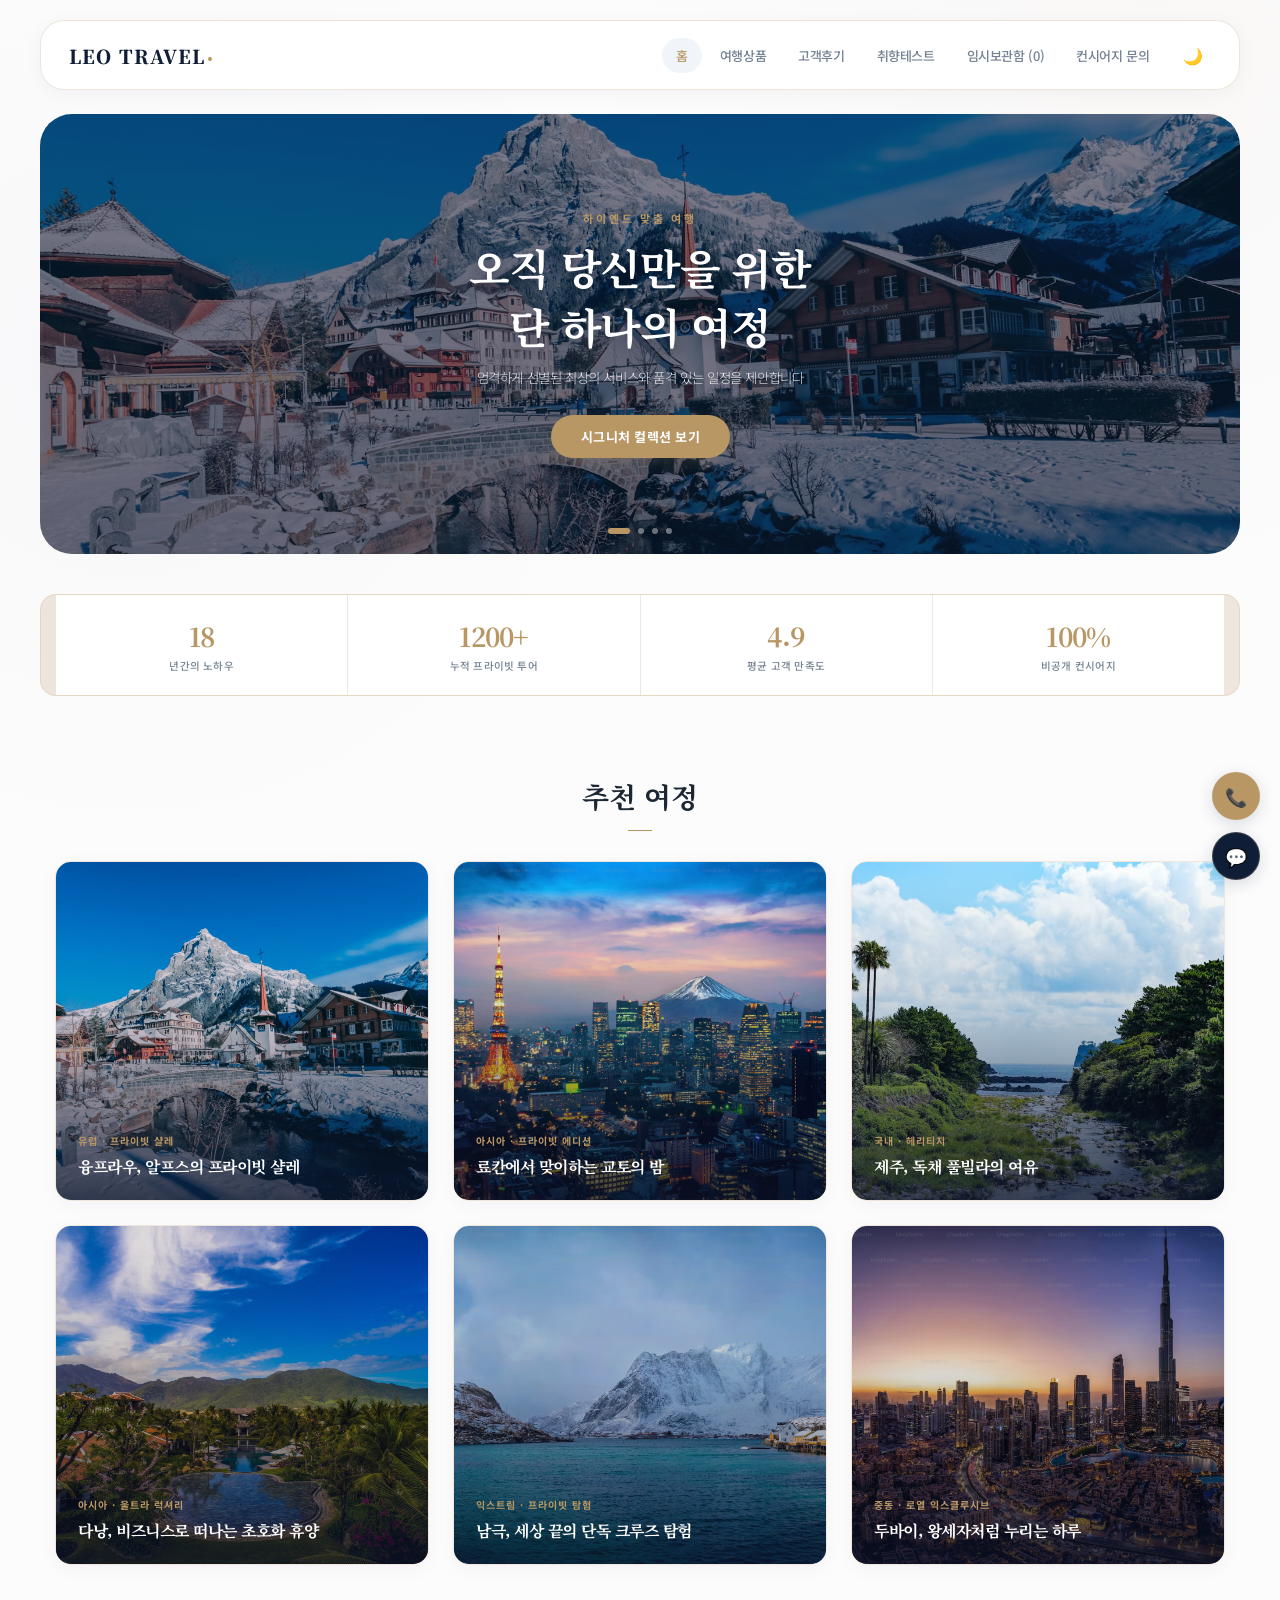
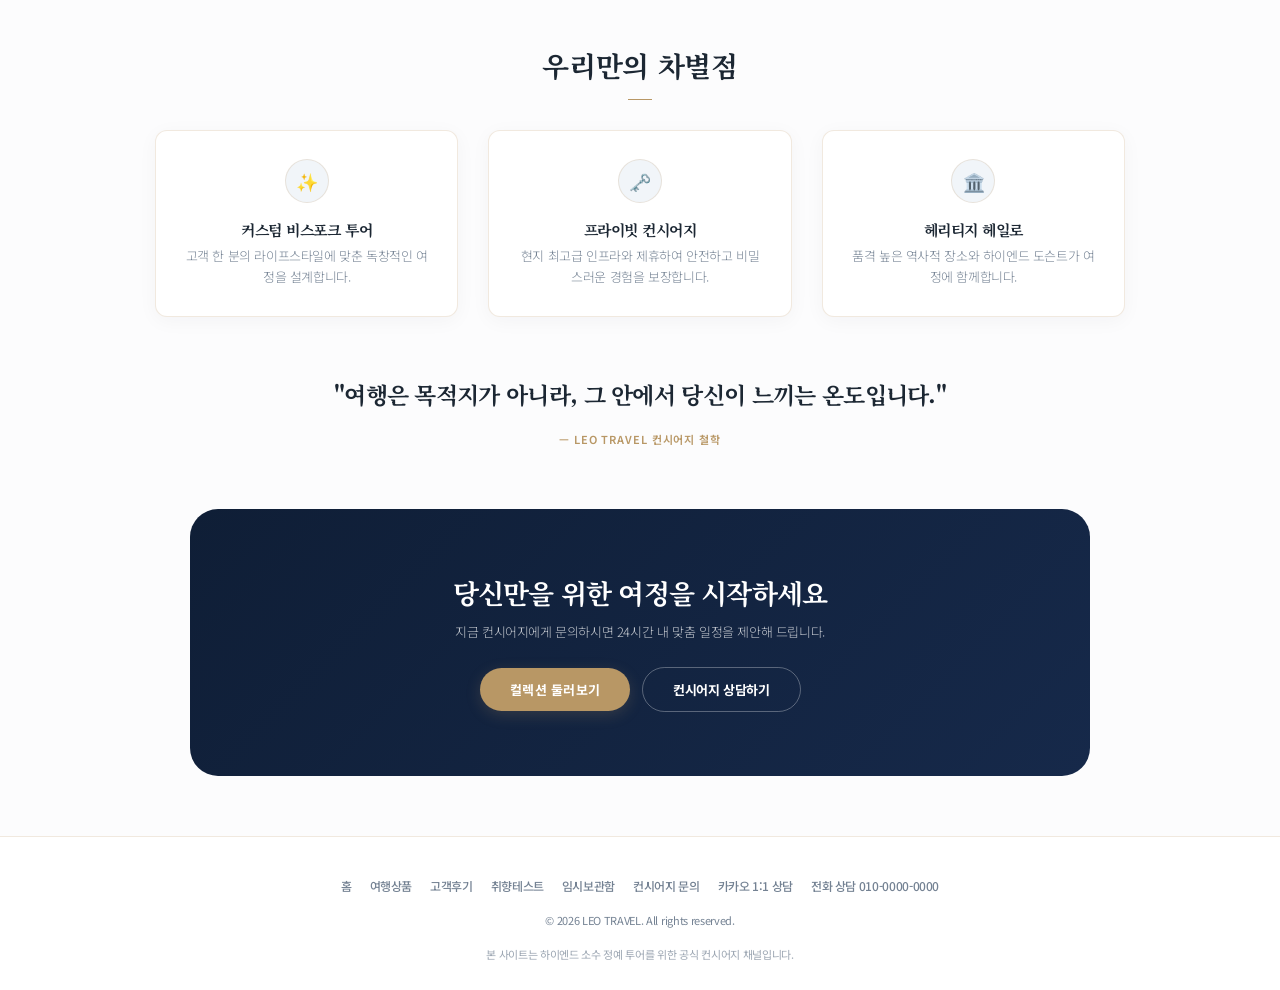
<file: index.html>
<!DOCTYPE html>
<html lang="ko">
<head>
    <meta charset="UTF-8">
    <meta name="viewport" content="width=device-width, initial-scale=1.0">
    <title>LEO TRAVEL | 하이엔드 맞춤 여행</title>
    <meta name="description" content="LEO TRAVEL은 소수의 고객만을 위한 비스포크 프라이빗 여행을 설계하는 하이엔드 컨시어지 서비스입니다.">
    <meta property="og:title" content="LEO TRAVEL | 하이엔드 맞춤 여행">
    <meta property="og:description" content="오직 당신만을 위한 단 하나의 여정, LEO TRAVEL 프라이빗 컨시어지.">
    <meta property="og:type" content="website">
    <meta property="og:image" content="images/europe.avif">
    <link rel="icon" href="data:image/svg+xml,<svg xmlns=%22http://www.w3.org/2000/svg%22 viewBox=%220 0 100 100%22><circle cx=%2250%22 cy=%2250%22 r=%2246%22 fill=%22%230f1e36%22/><text x=%2250%22 y=%2262%22 font-size=%2250%22 fill=%22%23b89765%22 text-anchor=%22middle%22 font-family=%22serif%22>L</text></svg>">
    <link rel="stylesheet" href="style.css">
    <link rel="preconnect" href="https://fonts.googleapis.com">
    <link rel="preconnect" href="https://fonts.gstatic.com" crossorigin>
    <!-- 본문용 Noto Sans KR + 타이틀용 Noto Serif KR 동시 로드 -->
    <link href="https://fonts.googleapis.com/css2?family=Noto+Sans+KR:wght@300;400;500;700;900&family=Noto+Serif+KR:wght@500;700;900&display=swap" rel="stylesheet">
</head>
<body>

<div class="scroll-progress" id="scroll-progress"></div>

<nav class="navbar">
    <a href="index.html" class="logo">LEO TRAVEL</a>
    <ul class="nav-links" id="nav-links">
        <li><a href="index.html" class="active" aria-current="page">홈</a></li>
        <li><a href="products.html">여행상품</a></li>
        <li><a href="reviews.html">고객후기</a></li>
        <li><a href="quiz.html">취향테스트</a></li>
        <li class="wish-trigger" onclick="toggleWishlistDrawer()">임시보관함 (<span id="wish-count">0</span>)</li>
        <li><a href="contact.html">컨시어지 문의</a></li>
    </ul>
    <button id="theme-toggle" class="theme-toggle-btn" aria-label="다크 모드 토글">🌙</button>
    <button id="hamburger-btn" class="hamburger-btn" aria-label="메뉴 열기" aria-expanded="false">
        <span></span><span></span><span></span>
    </button>
</nav>
<div id="nav-menu-overlay" class="nav-menu-overlay"></div>


<section class="hero">
    <div class="hero-slide active" style="background-image: linear-gradient(rgba(10, 17, 40, 0.5), rgba(10, 17, 40, 0.6)), url('images/swiss.avif');"></div>
    <div class="hero-slide" style="background-image: linear-gradient(rgba(10, 17, 40, 0.5), rgba(10, 17, 40, 0.6)), url('images/japan.avif');"></div>
    <div class="hero-slide" style="background-image: linear-gradient(rgba(10, 17, 40, 0.5), rgba(10, 17, 40, 0.6)), url('images/europe.avif');"></div>
    <div class="hero-slide" style="background-image: linear-gradient(rgba(10, 17, 40, 0.5), rgba(10, 17, 40, 0.6)), url('images/jeju.avif');"></div>

    <div class="hero-overlay">
        <span class="hero-sub">하이엔드 맞춤 여행</span>
        <h1>오직 당신만을 위한<br>단 하나의 여정</h1>
        <p>엄격하게 선별된 최상의 서비스와 품격 있는 일정을 제안합니다</p>
        <a class="hero-btn magnetic" href="products.html">시그니처 컬렉션 보기</a>
    </div>

    <div class="hero-dots" id="hero-dots">
        <button class="hero-dot active" data-index="0" aria-label="1번 이미지"></button>
        <button class="hero-dot" data-index="1" aria-label="2번 이미지"></button>
        <button class="hero-dot" data-index="2" aria-label="3번 이미지"></button>
        <button class="hero-dot" data-index="3" aria-label="4번 이미지"></button>
    </div>
</section>

<!-- 신뢰 지표 -->
<div class="trust-bar" id="trust-bar">
    <div class="trust-item">
        <span class="trust-num" data-target="18">0</span>
        <span class="trust-label">년간의 노하우</span>
    </div>
    <div class="trust-item">
        <span class="trust-num" data-target="1200" data-suffix="+">0</span>
        <span class="trust-label">누적 프라이빗 투어</span>
    </div>
    <div class="trust-item">
        <span class="trust-num" data-target="4.9" data-decimal="1">0</span>
        <span class="trust-label">평균 고객 만족도</span>
    </div>
    <div class="trust-item">
        <span class="trust-num" data-target="100" data-suffix="%">0</span>
        <span class="trust-label">비공개 컨시어지</span>
    </div>
</div>

<h3 class="serif-title reveal shimmer-text">추천 여정</h3>
<div class="featured-grid fade-in">
    <a class="featured-tile" href="products.html">
        <img src="images/swiss.avif" alt="스위스 융프라우 샬레" loading="lazy" decoding="async">
        <div class="featured-tile-overlay">
            <span class="featured-tile-tag">유럽 · 프라이빗 샬레</span>
            <h4>융프라우, 알프스의 프라이빗 샬레</h4>
        </div>
    </a>
    <a class="featured-tile" href="products.html">
        <img src="images/japan.avif" alt="일본 프라이빗 에디션" loading="lazy" decoding="async">
        <div class="featured-tile-overlay">
            <span class="featured-tile-tag">아시아 · 프라이빗 에디션</span>
            <h4>료칸에서 맞이하는 교토의 밤</h4>
        </div>
    </a>
    <a class="featured-tile" href="products.html">
        <img src="images/jeju.avif" alt="제주 헤리티지 이스케이프" loading="lazy" decoding="async">
        <div class="featured-tile-overlay">
            <span class="featured-tile-tag">국내 · 헤리티지</span>
            <h4>제주, 독채 풀빌라의 여유</h4>
        </div>
    </a>
    <a class="featured-tile" href="products.html">
        <img src="images/vietnam.avif" alt="베트남 울트라 럭셔리 에디션" loading="lazy" decoding="async">
        <div class="featured-tile-overlay">
            <span class="featured-tile-tag">아시아 · 울트라 럭셔리</span>
            <h4>다낭, 비즈니스로 떠나는 초호화 휴양</h4>
        </div>
    </a>
    <a class="featured-tile" href="products.html">
        <img src="images/antarctica.avif" alt="남극 얼티밋 오지 탐험" loading="lazy" decoding="async">
        <div class="featured-tile-overlay">
            <span class="featured-tile-tag">익스트림 · 프라이빗 탐험</span>
            <h4>남극, 세상 끝의 단독 크루즈 탐험</h4>
        </div>
    </a>
    <a class="featured-tile" href="products.html">
        <img src="images/dubai.avif" alt="두바이 로열 프라이빗 에디션" loading="lazy" decoding="async">
        <div class="featured-tile-overlay">
            <span class="featured-tile-tag">중동 · 로열 익스클루시브</span>
            <h4>두바이, 왕세자처럼 누리는 하루</h4>
        </div>
    </a>
</div>

<h3 class="serif-title reveal shimmer-text">우리만의 차별점</h3>
<div class="features fade-in">
    <div class="feature">
        <div class="feature-icon">✨</div>
        <h4>커스텀 비스포크 투어</h4>
        <p>고객 한 분의 라이프스타일에 맞춘 독창적인 여정을 설계합니다.</p>
    </div>
    <div class="feature">
        <div class="feature-icon">🗝️</div>
        <h4>프라이빗 컨시어지</h4>
        <p>현지 최고급 인프라와 제휴하여 안전하고 비밀스러운 경험을 보장합니다.</p>
    </div>
    <div class="feature">
        <div class="feature-icon">🏛️</div>
        <h4>헤리티지 헤일로</h4>
        <p>품격 높은 역사적 장소와 하이엔드 도슨트가 여정에 함께합니다.</p>
    </div>
</div>

<div class="brand-statement fade-in">
    <p>"여행은 목적지가 아니라, 그 안에서 당신이 느끼는 온도입니다."</p>
    <span>— LEO TRAVEL 컨시어지 철학</span>
</div>

<div class="home-cta fade-in">
    <h3>당신만을 위한 여정을 시작하세요</h3>
    <p>지금 컨시어지에게 문의하시면 24시간 내 맞춤 일정을 제안해 드립니다.</p>
    <div class="home-cta-actions">
        <a href="products.html" class="hero-btn magnetic">컬렉션 둘러보기</a>
        <a href="contact.html" class="home-cta-secondary magnetic">컨시어지 상담하기</a>
    </div>
</div>

<!-- 찜하기 서랍장 -->
<div id="wishlist-drawer" class="wishlist-drawer">
    <div class="drawer-header">
        <h4>시그니처 관심 상품</h4>
        <button class="close-drawer-btn" onclick="toggleWishlistDrawer()">✕</button>
    </div>
    <div id="wishlist-items-container" class="drawer-content">
        <p class="empty-msg">보관된 여정이 없습니다.</p>
    </div>
</div>
<div id="drawer-overlay" class="drawer-overlay" onclick="toggleWishlistDrawer()"></div>

<footer class="footer">
    <div class="footer-links">
        <a href="index.html">홈</a>
        <a href="products.html">여행상품</a>
        <a href="reviews.html">고객후기</a>
        <a href="quiz.html">취향테스트</a>
        <a onclick="toggleWishlistDrawer()">임시보관함</a>
        <a href="contact.html">컨시어지 문의</a>
        <a href="https://open.kakao.com/o/sV2ts7Di" target="_blank">카카오 1:1 상담</a>
        <!-- TODO: 010-0000-0000 을 실제 연락처로 교체하세요 -->
        <a href="tel:01000000000">전화 상담 010-0000-0000</a>
    </div>
    <p>© 2026 LEO TRAVEL. All rights reserved.</p>
    <p class="footer-bottom">본 사이트는 하이엔드 소수 정예 투어를 위한 공식 컨시어지 채널입니다.</p>
</footer>

<button id="scroll-top-btn" class="scroll-top-btn" aria-label="맨 위로 이동">↑</button>
<div id="toast-container" class="toast-container"></div>

<div class="floating-actions">
    <!-- TODO: 010-0000-0000 을 실제 연락처로 교체하세요 -->
    <a href="tel:01000000000" class="floating-call" aria-label="전화 상담">📞</a>
    <a href="https://open.kakao.com/o/sV2ts7Di" class="floating-kakao" target="_blank" aria-label="1:1 컨시어지 상담">💬</a>
</div>

<script src="script.js"></script>
</body>
</html>
</file>
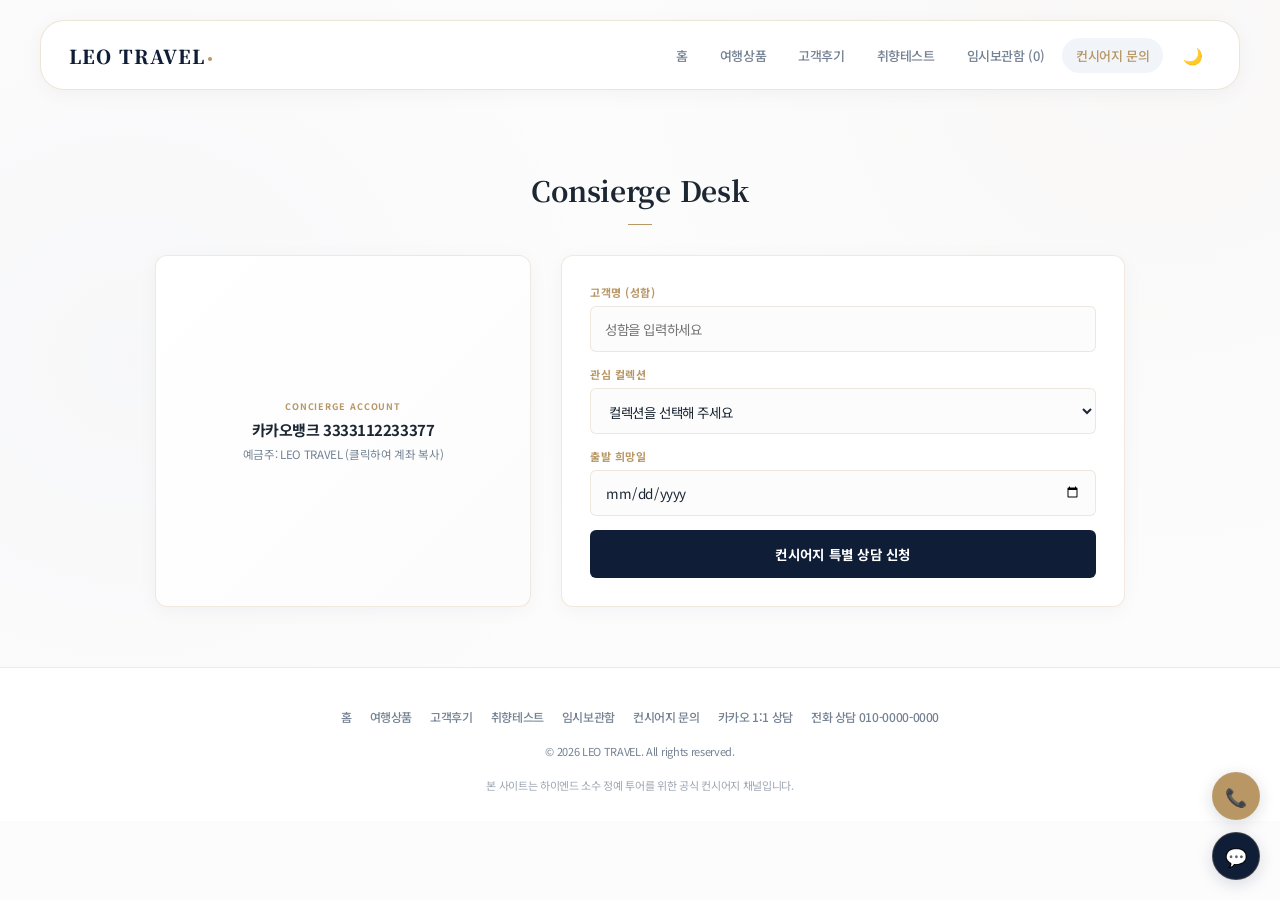
<file: contact.html>
<!DOCTYPE html>
<html lang="ko">
<head>
    <meta charset="UTF-8">
    <meta name="viewport" content="width=device-width, initial-scale=1.0">
    <title>컨시어지 문의 | LEO TRAVEL</title>
    <meta name="description" content="LEO TRAVEL은 소수의 고객만을 위한 비스포크 프라이빗 여행을 설계하는 하이엔드 컨시어지 서비스입니다.">
    <meta property="og:title" content="LEO TRAVEL | 하이엔드 맞춤 여행">
    <meta property="og:description" content="오직 당신만을 위한 단 하나의 여정, LEO TRAVEL 프라이빗 컨시어지.">
    <meta property="og:type" content="website">
    <meta property="og:image" content="images/europe.avif">
    <link rel="icon" href="data:image/svg+xml,<svg xmlns=%22http://www.w3.org/2000/svg%22 viewBox=%220 0 100 100%22><circle cx=%2250%22 cy=%2250%22 r=%2246%22 fill=%22%230f1e36%22/><text x=%2250%22 y=%2262%22 font-size=%2250%22 fill=%22%23b89765%22 text-anchor=%22middle%22 font-family=%22serif%22>L</text></svg>">
    <link rel="stylesheet" href="style.css">
    <link rel="preconnect" href="https://fonts.googleapis.com">
    <link rel="preconnect" href="https://fonts.gstatic.com" crossorigin>
    <!-- 본문용 Noto Sans KR + 타이틀용 Noto Serif KR 동시 로드 -->
    <link href="https://fonts.googleapis.com/css2?family=Noto+Sans+KR:wght@300;400;500;700;900&family=Noto+Serif+KR:wght@500;700;900&display=swap" rel="stylesheet">
</head>
<body>

<div class="scroll-progress" id="scroll-progress"></div>

<nav class="navbar">
    <a href="index.html" class="logo">LEO TRAVEL</a>
    <ul class="nav-links" id="nav-links">
        <li><a href="index.html">홈</a></li>
        <li><a href="products.html">여행상품</a></li>
        <li><a href="reviews.html">고객후기</a></li>
        <li><a href="quiz.html">취향테스트</a></li>
        <li class="wish-trigger" onclick="toggleWishlistDrawer()">임시보관함 (<span id="wish-count">0</span>)</li>
        <li><a href="contact.html" class="active" aria-current="page">컨시어지 문의</a></li>
    </ul>
    <button id="theme-toggle" class="theme-toggle-btn" aria-label="다크 모드 토글">🌙</button>
    <button id="hamburger-btn" class="hamburger-btn" aria-label="메뉴 열기" aria-expanded="false">
        <span></span><span></span><span></span>
    </button>
</nav>
<div id="nav-menu-overlay" class="nav-menu-overlay"></div>

<!-- 문의 및 결제 -->
<h3 id="contact" class="serif-title reveal shimmer-text">Consierge Desk</h3>
<div class="contact-section-wrapper fade-in">
    <div class="account-box" onclick="copyAccount()">
        <p>카카오뱅크 3333112233377</p>
        <p>예금주: LEO TRAVEL (클릭하여 계좌 복사)</p>
    </div>

    <div class="inquiry-form">
        <div class="input-group" id="name-group">
            <label for="name-input">고객명 (성함)</label>
            <input type="text" id="name-input" placeholder="성함을 입력하세요">
            <span class="error-msg">성함을 입력해 주세요.</span>
        </div>
        <div class="input-group" id="product-group">
            <label for="product-select">관심 컬렉션</label>
            <select id="product-select">
                <option value="">컬렉션을 선택해 주세요</option>
                <option value="일본 3박 4일">프라이빗 에디션 · 일본 3박 4일</option>
                <option value="유럽 15박 17일">그랜드 투어 · 유럽 15박 17일</option>
                <option value="제주도 24박 25일">헤리티지 이스케이프 · 제주 24박 25일</option>
                <option value="스위스 융프라우 7박 8일">스위스 융프라우 샬레 7박 8일</option>
                <option value="베트남 5박 6일">울트라 럭셔리 에디션 · 베트남 5박 6일</option>
                <option value="남극 12박 13일">얼티밋 오지 탐험 · 남극 12박 13일</option>
                <option value="두바이 6박 7일">로열 프라이빗 에디션 · 두바이 6박 7일</option>
            </select>
            <span class="error-msg">문의하실 여행 상품을 선택해 주세요.</span>
        </div>
        <div class="input-group" id="date-group">
            <label for="date-input">출발 희망일</label>
            <input type="date" id="date-input">
            <span class="error-msg">출발 희망일을 선택해 주세요.</span>
        </div>
        <button id="reserve-btn" class="magnetic">컨시어지 특별 상담 신청</button>
    </div>
</div>

<!-- 찜하기 서랍장 -->
<div id="wishlist-drawer" class="wishlist-drawer">
    <div class="drawer-header">
        <h4>시그니처 관심 상품</h4>
        <button class="close-drawer-btn" onclick="toggleWishlistDrawer()">✕</button>
    </div>
    <div id="wishlist-items-container" class="drawer-content">
        <p class="empty-msg">보관된 여정이 없습니다.</p>
    </div>
</div>
<div id="drawer-overlay" class="drawer-overlay" onclick="toggleWishlistDrawer()"></div>

<footer class="footer">
    <div class="footer-links">
        <a href="index.html">홈</a>
        <a href="products.html">여행상품</a>
        <a href="reviews.html">고객후기</a>
        <a href="quiz.html">취향테스트</a>
        <a onclick="toggleWishlistDrawer()">임시보관함</a>
        <a href="contact.html">컨시어지 문의</a>
        <a href="https://open.kakao.com/o/sV2ts7Di" target="_blank">카카오 1:1 상담</a>
        <!-- TODO: 010-0000-0000 을 실제 연락처로 교체하세요 -->
        <a href="tel:01000000000">전화 상담 010-0000-0000</a>
    </div>
    <p>© 2026 LEO TRAVEL. All rights reserved.</p>
    <p class="footer-bottom">본 사이트는 하이엔드 소수 정예 투어를 위한 공식 컨시어지 채널입니다.</p>
</footer>

<button id="scroll-top-btn" class="scroll-top-btn" aria-label="맨 위로 이동">↑</button>
<div id="toast-container" class="toast-container"></div>

<div class="floating-actions">
    <!-- TODO: 010-0000-0000 을 실제 연락처로 교체하세요 -->
    <a href="tel:01000000000" class="floating-call" aria-label="전화 상담">📞</a>
    <a href="https://open.kakao.com/o/sV2ts7Di" class="floating-kakao" target="_blank" aria-label="1:1 컨시어지 상담">💬</a>
</div>

<script src="script.js"></script>
</body>
</html>
</file>
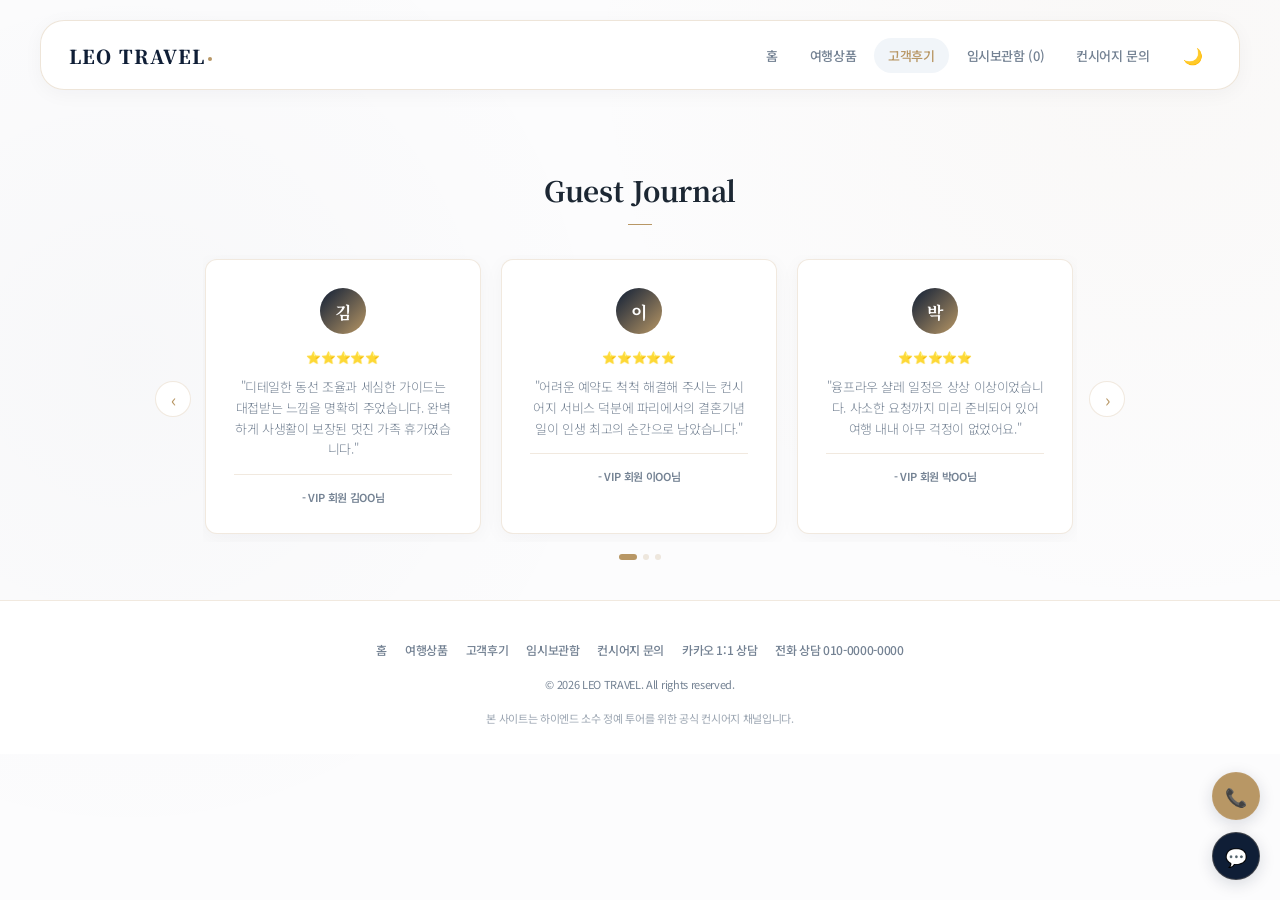
<file: reviews.html>
<!DOCTYPE html>
<html lang="ko">
<head>
    <meta charset="UTF-8">
    <meta name="viewport" content="width=device-width, initial-scale=1.0">
    <title>고객후기 | LEO TRAVEL</title>
    <meta name="description" content="LEO TRAVEL은 소수의 고객만을 위한 비스포크 프라이빗 여행을 설계하는 하이엔드 컨시어지 서비스입니다.">
    <meta property="og:title" content="LEO TRAVEL | 하이엔드 맞춤 여행">
    <meta property="og:description" content="오직 당신만을 위한 단 하나의 여정, LEO TRAVEL 프라이빗 컨시어지.">
    <meta property="og:type" content="website">
    <meta property="og:image" content="images/europe.avif">
    <link rel="icon" href="data:image/svg+xml,<svg xmlns=%22http://www.w3.org/2000/svg%22 viewBox=%220 0 100 100%22><circle cx=%2250%22 cy=%2250%22 r=%2246%22 fill=%22%230f1e36%22/><text x=%2250%22 y=%2262%22 font-size=%2250%22 fill=%22%23b89765%22 text-anchor=%22middle%22 font-family=%22serif%22>L</text></svg>">
    <link rel="stylesheet" href="style.css">
    <link rel="preconnect" href="https://fonts.googleapis.com">
    <link rel="preconnect" href="https://fonts.gstatic.com" crossorigin>
    <!-- 본문용 Noto Sans KR + 타이틀용 Noto Serif KR 동시 로드 -->
    <link href="https://fonts.googleapis.com/css2?family=Noto+Sans+KR:wght@300;400;500;700;900&family=Noto+Serif+KR:wght@500;700;900&display=swap" rel="stylesheet">
</head>
<body>

<div class="scroll-progress" id="scroll-progress"></div>

<nav class="navbar">
    <a href="index.html" class="logo">LEO TRAVEL</a>
    <ul class="nav-links" id="nav-links">
        <li><a href="index.html">홈</a></li>
        <li><a href="products.html">여행상품</a></li>
        <li><a href="reviews.html" class="active" aria-current="page">고객후기</a></li>
        <li class="wish-trigger" onclick="toggleWishlistDrawer()">임시보관함 (<span id="wish-count">0</span>)</li>
        <li><a href="contact.html">컨시어지 문의</a></li>
    </ul>
    <button id="theme-toggle" class="theme-toggle-btn" aria-label="다크 모드 토글">🌙</button>
    <button id="hamburger-btn" class="hamburger-btn" aria-label="메뉴 열기" aria-expanded="false">
        <span></span><span></span><span></span>
    </button>
</nav>
<div id="nav-menu-overlay" class="nav-menu-overlay"></div>

<h3 class="serif-title reveal shimmer-text">Guest Journal</h3>
<div class="reviews-carousel">
    <button class="review-nav prev" onclick="scrollReviews(-1)" aria-label="이전 후기">‹</button>
    <div class="reviews fade-in" id="reviews-track">
        <div class="review">
            <div class="review-avatar">김</div>
            <p class="stars">⭐⭐⭐⭐⭐</p>
            <p class="review-text">"디테일한 동선 조율과 세심한 가이드는 대접받는 느낌을 명확히 주었습니다. 완벽하게 사생활이 보장된 멋진 가족 휴가였습니다."</p>
            <p class="reviewer">- VIP 회원 김OO님</p>
        </div>
        <div class="review">
            <div class="review-avatar">이</div>
            <p class="stars">⭐⭐⭐⭐⭐</p>
            <p class="review-text">"어려운 예약도 척척 해결해 주시는 컨시어지 서비스 덕분에 파리에서의 결혼기념일이 인생 최고의 순간으로 남았습니다."</p>
            <p class="reviewer">- VIP 회원 이OO님</p>
        </div>
        <div class="review">
            <div class="review-avatar">박</div>
            <p class="stars">⭐⭐⭐⭐⭐</p>
            <p class="review-text">"융프라우 샬레 일정은 상상 이상이었습니다. 사소한 요청까지 미리 준비되어 있어 여행 내내 아무 걱정이 없었어요."</p>
            <p class="reviewer">- VIP 회원 박OO님</p>
        </div>
    </div>
    <button class="review-nav next" onclick="scrollReviews(1)" aria-label="다음 후기">›</button>
</div>
<div class="review-dots" id="review-dots"></div>

<!-- 찜하기 서랍장 -->
<div id="wishlist-drawer" class="wishlist-drawer">
    <div class="drawer-header">
        <h4>시그니처 관심 상품</h4>
        <button class="close-drawer-btn" onclick="toggleWishlistDrawer()">✕</button>
    </div>
    <div id="wishlist-items-container" class="drawer-content">
        <p class="empty-msg">보관된 여정이 없습니다.</p>
    </div>
</div>
<div id="drawer-overlay" class="drawer-overlay" onclick="toggleWishlistDrawer()"></div>

<footer class="footer">
    <div class="footer-links">
        <a href="index.html">홈</a>
        <a href="products.html">여행상품</a>
        <a href="reviews.html">고객후기</a>
        <a onclick="toggleWishlistDrawer()">임시보관함</a>
        <a href="contact.html">컨시어지 문의</a>
        <a href="https://open.kakao.com/o/sV2ts7Di" target="_blank">카카오 1:1 상담</a>
        <!-- TODO: 010-0000-0000 을 실제 연락처로 교체하세요 -->
        <a href="tel:01000000000">전화 상담 010-0000-0000</a>
    </div>
    <p>© 2026 LEO TRAVEL. All rights reserved.</p>
    <p class="footer-bottom">본 사이트는 하이엔드 소수 정예 투어를 위한 공식 컨시어지 채널입니다.</p>
</footer>

<button id="scroll-top-btn" class="scroll-top-btn" aria-label="맨 위로 이동">↑</button>
<div id="toast-container" class="toast-container"></div>

<div class="floating-actions">
    <!-- TODO: 010-0000-0000 을 실제 연락처로 교체하세요 -->
    <a href="tel:01000000000" class="floating-call" aria-label="전화 상담">📞</a>
    <a href="https://open.kakao.com/o/sV2ts7Di" class="floating-kakao" target="_blank" aria-label="1:1 컨시어지 상담">💬</a>
</div>

<script src="script.js"></script>
</body>
</html>
</file>
<file: style.css>
/* ⚜️ 하이엔드 프리미엄 컬러 팔레트 (딥 네이비 & 골드) */
:root {
    --primary: #0f1e36;       /* 클래식 딥 네이비 */
    --primary-light: #f1f5f9; /* 연한 아이스 그레이 */
    --accent: #c5a880;        /* 디테일에 쓰일 골드/황동색 */
    --gold-main: #b89765;     /* 정돈되고 은은한 샴페인 골드 */
    --bg-main: #fcfcfd;       /* 우아한 오프화이트 실크톤 */
    --card-bg: #ffffff;       
    --text-main: #1c2733;     /* 부드러운 차콜 다크 네이비 */
    --text-muted: #748293;    
    --border-light: rgba(197, 168, 128, 0.25); /* 미세한 골드 가미 보더 */
    --glass-bg: rgba(255, 255, 255, 0.9);
    --glass-border: rgba(197, 168, 128, 0.3);
    --shadow-sm: 0 4px 20px rgba(15, 30, 54, 0.04);
    --shadow-lg: 0 24px 48px rgba(15, 30, 54, 0.08);
}

/* 🌙 다크 모드 (미드나잇 다크 블루 기반 고급 테마) */
body.dark-mode {
    color-scheme: dark; 
    --bg-main: #0a0f18;       /* 더 어둡고 고요한 밤의 딥블루 */
    --card-bg: #111823;       
    --text-main: #f1f5f9;     
    --text-muted: #94a3b8;    
    --border-light: rgba(197, 168, 128, 0.15);
    --glass-bg: rgba(17, 24, 35, 0.85);
    --glass-border: rgba(197, 168, 128, 0.2);
    --primary-light: rgba(197, 168, 128, 0.08);
    --shadow-sm: 0 4px 20px rgba(0, 0, 0, 0.3);
    --shadow-lg: 0 24px 48px rgba(0, 0, 0, 0.4);
}

* {
    margin: 0;
    padding: 0;
    box-sizing: border-box;
    font-family: 'Noto Sans KR', -apple-system, BlinkMacSystemFont, sans-serif;
    letter-spacing: -0.03em;
}

html { scroll-behavior: smooth; }

@media (prefers-reduced-motion: reduce) {
    html { scroll-behavior: auto; }
    *, *::before, *::after { animation-duration: 0.01ms !important; animation-iteration-count: 1 !important; transition-duration: 0.01ms !important; }
}

:focus-visible {
    outline: 2px solid var(--gold-main);
    outline-offset: 3px;
    border-radius: 4px;
}

/* 최상단 스크롤 진행률 바 */
.scroll-progress {
    position: fixed;
    top: 0; left: 0;
    height: 2.5px;
    width: 0%;
    background: linear-gradient(90deg, var(--gold-main), var(--accent));
    z-index: 1200;
    transition: width 0.1s linear;
}

/* 스켈레톤 셰이머 (실시간 정보 로딩) */
@keyframes shimmer {
    0% { opacity: 0.35; }
    50% { opacity: 0.8; }
    100% { opacity: 0.35; }
}
.is-loading { animation: shimmer 1.2s ease-in-out infinite; }

/* ✨ 스크롤 스태거 리빌 (카드/섹션이 순차적으로, 짧고 간결하게 등장) */
.fade-in > * {
    opacity: 0;
    transform: translateY(16px);
    transition: opacity 0.55s cubic-bezier(0.16, 1, 0.3, 1),
                transform 0.55s cubic-bezier(0.16, 1, 0.3, 1);
}
.fade-in.visible > * { opacity: 1; transform: translateY(0); }

.fade-in.visible > *:nth-child(1) { transition-delay: 0s; }
.fade-in.visible > *:nth-child(2) { transition-delay: 0.06s; }
.fade-in.visible > *:nth-child(3) { transition-delay: 0.12s; }
.fade-in.visible > *:nth-child(4) { transition-delay: 0.18s; }
.fade-in.visible > *:nth-child(5) { transition-delay: 0.24s; }
.fade-in.visible > *:nth-child(6) { transition-delay: 0.3s; }

/* ✨ 섹션 타이틀 단독 리빌 */
.reveal {
    opacity: 0;
    transform: translateY(14px);
    transition: opacity 0.55s cubic-bezier(0.16, 1, 0.3, 1),
                transform 0.55s cubic-bezier(0.16, 1, 0.3, 1);
}
.reveal.visible { opacity: 1; transform: translateY(0); }

/* ✨ 골드 샤이머 텍스트 (짧고 은은하게 한 번 스치는 하이라이트) */
.shimmer-text {
    background-image: linear-gradient(100deg,
        var(--text-main) 42%, var(--gold-main) 50%, var(--text-main) 58%);
    background-size: 180% 100%;
    background-position: 160% 0;
    -webkit-background-clip: text;
    background-clip: text;
    -webkit-text-fill-color: transparent;
    color: transparent;
}
.shimmer-text.visible {
    background-position: 0% 0;
    transition: background-position 1.1s cubic-bezier(0.16, 1, 0.3, 1) 0.1s;
}

/* ✨ 마그네틱 버튼 (은은하게) */
.magnetic {
    transition: transform 0.25s cubic-bezier(0.16, 1, 0.3, 1);
    will-change: transform;
}
/* ✨ 스크롤 스태거 리빌 (카드/섹션이 순차적으로 등장) */
.fade-in > * {
    opacity: 0;
    transform: translateY(28px);
    transition: opacity 0.8s cubic-bezier(0.16, 1, 0.3, 1),
                transform 0.8s cubic-bezier(0.16, 1, 0.3, 1);
}
.fade-in.visible > * { opacity: 1; transform: translateY(0); }

.fade-in.visible > *:nth-child(1) { transition-delay: 0s; }
.fade-in.visible > *:nth-child(2) { transition-delay: 0.1s; }
.fade-in.visible > *:nth-child(3) { transition-delay: 0.2s; }
.fade-in.visible > *:nth-child(4) { transition-delay: 0.3s; }
.fade-in.visible > *:nth-child(5) { transition-delay: 0.4s; }
.fade-in.visible > *:nth-child(6) { transition-delay: 0.5s; }

/* ✨ 섹션 타이틀 단독 리빌 (자식 없이 자기 자신이 등장) */
.reveal {
    opacity: 0;
    transform: translateY(20px);
    transition: opacity 0.8s cubic-bezier(0.16, 1, 0.3, 1),
                transform 0.8s cubic-bezier(0.16, 1, 0.3, 1);
}
.reveal.visible { opacity: 1; transform: translateY(0); }

/* ✨ 골드 샤이머 텍스트 (한 번 스치듯 지나가는 하이라이트) */
.shimmer-text {
    background-image: linear-gradient(100deg,
        var(--text-main) 35%, var(--gold-main) 48%,
        var(--gold-main) 52%, var(--text-main) 65%);
    background-size: 240% 100%;
    background-position: 200% 0;
    -webkit-background-clip: text;
    background-clip: text;
    -webkit-text-fill-color: transparent;
    color: transparent;
}
.shimmer-text.visible {
    background-position: 0% 0;
    transition: background-position 1.6s cubic-bezier(0.16, 1, 0.3, 1) 0.15s;
}

body {
    background-color: var(--bg-main);
    color: var(--text-main);
    overflow-x: hidden;
    transition: background-color 0.4s ease, color 0.4s ease;
    /* 섬세한 질감의 배경 그라데이션 */
    background-image: 
        radial-gradient(circle at 90% 5%, rgba(184, 151, 101, 0.04) 0%, transparent 40%),
        radial-gradient(circle at 10% 40%, rgba(15, 30, 54, 0.02) 0%, transparent 40%);
    background-attachment: fixed;
}

body.dark-mode {
    background-image: 
        radial-gradient(circle at 90% 5%, rgba(184, 151, 101, 0.07) 0%, transparent 40%),
        radial-gradient(circle at 10% 40%, rgba(15, 30, 54, 0.1) 0%, transparent 40%);
}

/* 럭셔리 매거진 스타일 서체 */
.serif-title {
    font-family: 'Noto Serif KR', serif;
    font-weight: 700;
    font-size: 24px;
    letter-spacing: -0.01em;
    color: var(--primary);
}
body.dark-mode .serif-title {
    color: var(--gold-main);
}

/* 공통 정교한 트랜지션 */
.navbar, .info-card, .card, .feature, .review, .account-box, .inquiry-form, input, select, .footer, .filter-btn, .sort-select, .wishlist-drawer, .wish-item {
    transition: background-color 0.4s cubic-bezier(0.25, 1, 0.5, 1), 
                color 0.4s cubic-bezier(0.25, 1, 0.5, 1), 
                border-color 0.4s cubic-bezier(0.25, 1, 0.5, 1), 
                box-shadow 0.4s cubic-bezier(0.25, 1, 0.5, 1), 
                transform 0.5s cubic-bezier(0.16, 1, 0.3, 1);
}

/* 네비게이션 바 */
.navbar {
    display: flex;
    justify-content: space-between;
    align-items: center;
    max-width: 1200px;
    margin: 15px 15px 0 15px;
    padding: 14px 28px;
    background: var(--glass-bg);
    border: 1px solid var(--glass-border);
    border-radius: 24px;
    position: sticky;
    top: 15px;
    z-index: 90;
    box-shadow: var(--shadow-sm);
}

@media (min-width: 1230px) {
    .navbar { margin: 20px auto 0 auto; }
}

.logo {
    font-family: 'Noto Serif KR', serif;
    font-weight: 900;
    font-size: 19px;
    color: var(--primary);
    cursor: pointer;
    white-space: nowrap;
    letter-spacing: 0.05em;
    text-decoration: none;
    display: inline-block;
}

body.dark-mode .logo {
    color: var(--gold-main);
}

.logo::after {
    content: '';
    display: inline-block;
    width: 4px;
    height: 4px;
    background-color: var(--gold-main);
    border-radius: 50%;
    margin-left: 3px;
    vertical-align: middle;
}

.nav-links {
    display: flex;
    gap: 4px;
    list-style: none;
    margin-left: auto;
    margin-right: 12px;
}

.nav-links li {
    white-space: nowrap;
}

.nav-links li a,
.nav-links li.wish-trigger {
    display: block;
    cursor: pointer;
    font-weight: 500;
    font-size: 13px;
    color: var(--text-muted);
    text-decoration: none;
    padding: 8px 14px;
    border-radius: 99px;
}

.nav-links li a:hover,
.nav-links li a.active,
.nav-links li.wish-trigger:hover {
    color: var(--gold-main);
    background-color: var(--primary-light);
}

body.dark-mode .nav-links li a:hover,
body.dark-mode .nav-links li.wish-trigger:hover {
    background-color: rgba(197, 168, 128, 0.1);
}

/* 다크 모드 버튼 */
.theme-toggle-btn {
    background: none;
    border: none;
    font-size: 16px;
    cursor: pointer;
    padding: 8px;
    border-radius: 50%;
    display: flex;
    align-items: center;
    justify-content: center;
    flex-shrink: 0;
}
.theme-toggle-btn:hover {
    background-color: var(--primary-light);
}

/* 모바일 햄버거 버튼 */
.hamburger-btn {
    display: none;
    flex-direction: column;
    justify-content: center;
    gap: 4px;
    background: none;
    border: none;
    cursor: pointer;
    padding: 8px;
    margin-left: 4px;
    flex-shrink: 0;
}
.hamburger-btn span {
    display: block;
    width: 18px;
    height: 1.5px;
    background-color: var(--primary);
    border-radius: 2px;
    transition: transform 0.3s ease, opacity 0.3s ease;
}
body.dark-mode .hamburger-btn span { background-color: var(--gold-main); }
.hamburger-btn.open span:nth-child(1) { transform: translateY(5.5px) rotate(45deg); }
.hamburger-btn.open span:nth-child(2) { opacity: 0; }
.hamburger-btn.open span:nth-child(3) { transform: translateY(-5.5px) rotate(-45deg); }

@media (max-width: 720px) {
    .hamburger-btn { display: flex; }
    .nav-links {
        position: fixed;
        top: 0; bottom: 0; right: -100%;
        width: 78%; max-width: 320px;
        flex-direction: column;
        margin: 0; padding: 90px 28px 28px 28px;
        background: var(--card-bg);
        border-left: 1px solid var(--glass-border);
        box-shadow: -10px 0 40px rgba(15, 30, 54, 0.1);
        transition: right 0.45s cubic-bezier(0.16, 1, 0.3, 1);
        z-index: 1100;
        gap: 6px;
        overflow-y: auto;
    }
    .nav-links.open { right: 0; }
    .nav-links li a,
    .nav-links li.wish-trigger {
        font-size: 15px;
        padding: 14px 16px;
        width: 100%;
        border-bottom: 1px solid var(--border-light);
        border-radius: 0;
    }
}

.nav-menu-overlay {
    display: none;
    position: fixed; inset: 0;
    background: rgba(10, 17, 40, 0.45);
    z-index: 80;
    opacity: 0;
    transition: opacity 0.4s ease;
}
.nav-menu-overlay.show { display: block; opacity: 1; }

/* 히어로 웅장한 배너 */
.hero {
    max-width: 1200px;
    margin: 15px 15px 0 15px;
    height: 320px;
    border-radius: 24px;
    position: relative;
    overflow: hidden;
    display: flex;
    align-items: center;
    justify-content: center;
    text-align: center;
}

@media (min-width: 768px) {
    .hero { height: 440px; margin: 24px auto 0 auto; border-radius: 32px; }
}

.hero-slide {
    position: absolute;
    top: 0; left: 0; width: 100%; height: 100%;
    background-size: cover;
    background-position: center;
    opacity: 0;
    transform: scale(1.08);
    transition: opacity 1.4s cubic-bezier(0.25, 1, 0.5, 1);
    z-index: 1;
}

.hero-slide.active {
    opacity: 1;
    z-index: 2;
    animation: heroKenBurns 7s ease-in-out forwards;
}

@keyframes heroKenBurns {
    from { transform: scale(1.08); }
    to { transform: scale(1); }
}

.hero-dots {
    position: absolute;
    bottom: 20px; left: 50%;
    transform: translateX(-50%);
    display: flex;
    gap: 8px;
    z-index: 4;
}
.hero-dot {
    width: 6px; height: 6px;
    border-radius: 50%;
    background: rgba(255,255,255,0.4);
    cursor: pointer;
    border: none;
    padding: 0;
    transition: all 0.35s cubic-bezier(0.25, 1, 0.5, 1);
}
.hero-dot.active { width: 22px; border-radius: 4px; background: var(--gold-main); }

.hero-overlay {
    position: relative;
    padding: 0 16px;
    color: #ffffff;
    z-index: 3;
}

.hero-sub {
    font-family: 'Noto Sans KR', sans-serif;
    font-size: 11px;
    font-weight: 700;
    letter-spacing: 0.25em;
    color: var(--gold-main);
    display: block;
    margin-bottom: 12px;
    opacity: 0;
    animation: heroFadeUp 0.9s cubic-bezier(0.16, 1, 0.3, 1) 0.15s forwards;
}

.hero-overlay h1 {
    font-family: 'Noto Serif KR', serif;
    font-size: 26px;
    font-weight: 700;
    line-height: 1.4;
    margin-bottom: 12px;
    text-shadow: 0 4px 14px rgba(10, 17, 40, 0.4);
    word-break: keep-all;
    opacity: 0;
    animation: heroFadeUp 0.9s cubic-bezier(0.16, 1, 0.3, 1) 0.3s forwards;
}

@keyframes heroFadeUp {
    from { opacity: 0; transform: translateY(16px); }
    to { opacity: 1; transform: translateY(0); }
}

@media (min-width: 768px) {
    .hero-overlay h1 { font-size: 42px; }
}

.hero-overlay p {
    font-size: 13.5px;
    color: rgba(255, 255, 255, 0.85);
    margin-bottom: 28px;
    word-break: keep-all;
    font-weight: 300;
    opacity: 0;
    animation: heroFadeUp 0.9s cubic-bezier(0.16, 1, 0.3, 1) 0.45s forwards;
}

.hero-btn {
    display: inline-block;
    background-color: var(--gold-main);
    color: #ffffff;
    text-decoration: none;
    border: none;
    padding: 12px 30px;
    border-radius: 99px;
    font-size: 13px;
    font-weight: 700;
    cursor: pointer;
    transition: all 0.3s;
    letter-spacing: 0.02em;
    box-shadow: 0 4px 15px rgba(184, 151, 101, 0.2);
    opacity: 0;
    animation: heroFadeUp 0.9s cubic-bezier(0.16, 1, 0.3, 1) 0.6s forwards;
}

.hero-btn:hover {
    background-color: #a48253;
    transform: translateY(-2px);
}

/* ⚡ 실시간 여행 정보 바 */
.live-info-bar-wrapper {
    max-width: 1200px;
    margin: 15px;
    background: var(--card-bg);
    border-radius: 16px;
    padding: 10px 16px;
    display: flex;
    align-items: center;
    gap: 12px;
    border: 1px solid var(--border-light);
    box-shadow: var(--shadow-sm);
}

@media (min-width: 1200px) {
    .live-info-bar-wrapper { margin: 24px auto 0 auto; }
}

.live-info-ticker-label {
    font-size: 11px;
    font-weight: 800;
    color: var(--gold-main);
    letter-spacing: 0.05em;
    white-space: nowrap;
    background: var(--primary-light);
    padding: 5px 12px;
    border-radius: 8px;
}

.live-info-container {
    display: flex;
    gap: 14px;
    overflow-x: auto;
    width: 100%;
    scrollbar-width: none;
    -webkit-overflow-scrolling: touch;
}

.live-info-container::-webkit-scrollbar { display: none; }

.info-card {
    display: flex;
    align-items: center;
    gap: 6px;
    font-size: 12px;
    font-weight: 500;
    white-space: nowrap;
    background: var(--bg-main);
    padding: 5px 12px;
    border-radius: 30px;
    flex-shrink: 0;
    border: 1px solid transparent;
}

.info-card:hover {
    border-color: var(--border-light);
}

.info-city {
    font-weight: 700;
    color: var(--text-main);
}

.weather-temp {
    font-weight: 700;
    color: #b45309; /* 정제된 웜 오렌지 */
}

.exchange-value {
    font-weight: 700;
    color: var(--gold-main);
    border-left: 1px solid var(--border-light);
    padding-left: 6px;
}

/* 신뢰 지표 (소셜 프루프) */
.trust-bar {
    max-width: 1200px;
    margin: 32px auto 0 auto;
    padding: 0 15px;
    display: grid;
    grid-template-columns: repeat(2, 1fr);
    gap: 1px;
    background: var(--border-light);
    border: 1px solid var(--border-light);
    border-radius: 16px;
    overflow: hidden;
}
@media (min-width: 640px) {
    .trust-bar { grid-template-columns: repeat(4, 1fr); margin-top: 40px; }
}
.trust-item {
    background: var(--card-bg);
    padding: 22px 12px;
    text-align: center;
}
.trust-num {
    font-family: 'Noto Serif KR', serif;
    font-size: 22px;
    font-weight: 700;
    color: var(--gold-main);
    display: block;
}
@media (min-width: 768px) { .trust-num { font-size: 26px; } }
.trust-label {
    font-size: 10.5px;
    color: var(--text-muted);
    font-weight: 500;
    letter-spacing: 0.02em;
    margin-top: 4px;
    display: block;
}

/* 섹션 타이틀 공통 데코레이션 */
h3.serif-title {
    max-width: 1200px;
    margin: 50px auto 20px auto;
    padding: 0 15px;
    text-align: center; /* 럭셔리 매거진 중앙 정렬 */
}

@media (min-width: 768px) {
    h3.serif-title { margin: 80px auto 30px auto; padding: 0 20px; font-size: 28px; }
}

h3.serif-title::after {
    content: '';
    display: block;
    width: 24px;
    height: 1px;
    background-color: var(--gold-main);
    margin: 14px auto 0 auto; /* 중앙 배치 */
}

/* 필터 영역 */
.filter-bar {
    max-width: 1200px;
    margin: 0 auto 24px auto;
    padding: 0 15px;
    display: flex;
    justify-content: space-between;
    align-items: center;
    gap: 12px;
}

.filter-group {
    display: flex;
    gap: 6px;
    overflow-x: auto;
    white-space: nowrap;
}
.filter-group::-webkit-scrollbar { display: none; }

.filter-btn {
    border: 1px solid var(--border-light);
    background-color: var(--card-bg);
    color: var(--text-muted);
    font-size: 11.5px;
    font-weight: 600;
    letter-spacing: 0.05em;
    padding: 6px 14px;
    border-radius: 99px;
    cursor: pointer;
    flex-shrink: 0;
}

.filter-btn.active, .filter-btn:hover {
    background-color: var(--primary);
    border-color: var(--primary);
    color: #fff;
}
body.dark-mode .filter-btn.active {
    background-color: var(--gold-main);
    border-color: var(--gold-main);
    color: var(--primary);
}

.sort-select {
    border: 1px solid var(--border-light);
    background-color: var(--card-bg);
    color: var(--text-main);
    padding: 6px 14px;
    border-radius: 99px;
    font-size: 11.5px;
    font-weight: 600;
    outline: none;
    cursor: pointer;
    flex-shrink: 0;
    -webkit-appearance: none;
    appearance: none;
    background-image: url("data:image/svg+xml;utf8,<svg xmlns='http://www.w3.org/2000/svg' width='10' height='6' viewBox='0 0 10 6'><path d='M0 0L5 6L10 0Z' fill='%23c5a880'/></svg>");
    background-repeat: no-repeat;
    background-position: right 12px center;
    padding-right: 28px;
}

/* 상품 컬렉션 그리드 */
.card-container {
    max-width: 1200px;
    margin: 0 auto 40px auto;
    padding: 0 15px;
    display: grid;
    grid-template-columns: 1fr;
    gap: 24px;
}

@media (min-width: 576px) {
    .card-container { grid-template-columns: repeat(auto-fit, minmax(280px, 1fr)); gap: 30px; }
}

.card {
    background-color: var(--card-bg);
    border-radius: 12px; /* 살짝 각지고 간결한 럭셔리 라인 */
    overflow: hidden;
    box-shadow: var(--shadow-sm);
    border: 1px solid var(--border-light);
    position: relative;
    display: flex;
    flex-direction: column;
}

.card:hover {
    transform: translateY(-5px);
    box-shadow: var(--shadow-lg);
    border-color: var(--gold-main);
}

/* 필터 결과 숨김 처리 (누락되어 있던 규칙: 버튼 클릭이 화면에 반영되지 않던 원인) */
.card.hidden {
    display: none;
}

/* 찜하기(하트) */
.wish-btn {
    position: absolute;
    top: 14px;
    left: 14px;
    width: 36px;
    height: 36px;
    border-radius: 50%;
    background: rgba(255, 255, 255, 0.95);
    border: none;
    color: #cbd5e1;
    font-size: 18px;
    cursor: pointer;
    display: flex;
    align-items: center;
    justify-content: center;
    z-index: 10;
    box-shadow: 0 2px 8px rgba(15, 30, 54, 0.08);
}

body.dark-mode .wish-btn {
    background: rgba(17, 24, 35, 0.95);
    color: #334155;
}

.wish-btn.active {
    color: var(--accent);
    background: #ffffff;
}

.badge-soldout {
    position: absolute;
    top: 14px; right: 14px;
    background: linear-gradient(135deg, #a48253, #c5a880);
    color: #fff; font-size: 9.5px; font-weight: 700;
    letter-spacing: 0.05em;
    padding: 5px 12px; border-radius: 4px; z-index: 5;
}

.card-img-wrapper { width: 100%; height: 200px; overflow: hidden; }
.card-img { width: 100%; height: 100%; object-fit: cover; transition: transform 0.8s cubic-bezier(0.25, 1, 0.5, 1); }
.card:hover .card-img { transform: scale(1.05); }

.card-content { padding: 24px; display: flex; flex-direction: column; flex-grow: 1; }
.card-content h4 { 
    font-family: 'Noto Serif KR', serif;
    font-size: 17px; 
    font-weight: 700; 
    margin-bottom: 8px; 
    color: var(--text-main); 
}
.card-content .tags {
    font-size: 9.5px; font-weight: 600; color: var(--gold-main);
    background-color: var(--primary-light); padding: 4px 10px;
    border-radius: 4px; align-self: flex-start; margin-bottom: 16px;
    letter-spacing: 0.01em;
}

.card-content p:not(.tags) {
    font-size: 16px; font-weight: 700; margin-top: auto;
    padding-top: 14px; border-top: 1px solid var(--border-light);
    display: flex; justify-content: space-between; align-items: center;
    color: var(--gold-main);
}
.card-content p:not(.tags)::before { content: "ESTIMATE"; font-size: 10px; color: var(--text-muted); font-weight: 500; letter-spacing: 0.1em; }

.reserve-btn {
    width: 100%; margin-top: 14px; background-color: var(--bg-main);
    color: var(--text-main);
    border: 1px solid var(--border-light); padding: 12px; border-radius: 6px;
    font-size: 12.5px; font-weight: 700; cursor: pointer;
}
.card:hover .reserve-btn { background-color: var(--primary); color: #fff; border-color: var(--primary); }
body.dark-mode .card:hover .reserve-btn { background-color: var(--gold-main); color: var(--primary); border-color: var(--gold-main); }

/* 특장점 및 고객 후기 매거진형 레이아웃 */
.features {
    max-width: 1000px; /* 폭을 좁혀서 가독성 집중 */
    margin: 0 auto 40px auto;
    padding: 0 15px;
    display: flex;
    flex-direction: column;
    gap: 20px;
}

@media (min-width: 768px) {
    .features { flex-direction: row; gap: 30px; }
}

.feature, .review {
    flex: 1; padding: 28px; background-color: var(--card-bg);
    border-radius: 12px; border: 1px solid var(--border-light); box-shadow: var(--shadow-sm);
    text-align: center;
}
.feature-icon {
    font-size: 18px; width: 44px; height: 44px; background-color: var(--primary-light);
    border-radius: 50%; display: flex; align-items: center; justify-content: center; margin: 0 auto 16px auto;
    color: var(--gold-main);
    border: 1px solid var(--border-light);
}
.feature h4 { font-family: 'Noto Serif KR', serif; font-size: 15px; margin-bottom: 6px; color: var(--text-main); }
.feature p, .review-text { color: var(--text-muted); font-size: 13px; line-height: 1.6; font-weight: 300; }
.stars { color: var(--gold-main); margin-bottom: 12px; font-size: 12px; }
.reviewer { font-size: 11px; color: var(--text-muted); font-weight: 600; margin-top: 14px; padding-top: 14px; border-top: 1px solid var(--border-light); }

/* ✨ 후기 캐러셀 */
.reviews-carousel {
    max-width: 1000px;
    margin: 0 auto 12px auto;
    padding: 0 15px;
    display: flex;
    align-items: center;
    gap: 12px;
}
.reviews {
    display: flex;
    gap: 20px;
    overflow-x: auto;
    scroll-snap-type: x mandatory;
    -webkit-overflow-scrolling: touch;
    scrollbar-width: none;
    padding: 4px 2px 8px 2px;
    flex: 1;
}
.reviews::-webkit-scrollbar { display: none; }
.review {
    flex: 0 0 88%;
    scroll-snap-align: center;
}
@media (min-width: 768px) {
    .review { flex: 0 0 calc(50% - 15px); }
}
@media (min-width: 992px) {
    .review { flex: 0 0 calc(33.333% - 14px); }
}
.review-avatar {
    width: 46px; height: 46px;
    border-radius: 50%;
    background: linear-gradient(135deg, var(--primary), var(--gold-main));
    color: #fff;
    display: flex; align-items: center; justify-content: center;
    font-family: 'Noto Serif KR', serif;
    font-weight: 700;
    font-size: 17px;
    margin: 0 auto 14px auto;
}
body.dark-mode .review-avatar {
    background: linear-gradient(135deg, var(--gold-main), #8a6f45);
}
.review-nav {
    flex-shrink: 0;
    width: 36px; height: 36px;
    border-radius: 50%;
    border: 1px solid var(--border-light);
    background: var(--card-bg);
    color: var(--gold-main);
    font-size: 18px;
    line-height: 1;
    cursor: pointer;
    display: none;
    align-items: center;
    justify-content: center;
}
@media (min-width: 640px) {
    .review-nav { display: flex; }
}
.review-nav:hover { border-color: var(--gold-main); background-color: var(--primary-light); }
.review-dots {
    display: flex;
    justify-content: center;
    gap: 6px;
    margin: 0 0 40px 0;
}
.review-dot {
    width: 6px; height: 6px;
    border-radius: 50%;
    background: var(--border-light);
    border: none;
    padding: 0;
    cursor: pointer;
    transition: all 0.3s cubic-bezier(0.25, 1, 0.5, 1);
}
.review-dot.active { width: 18px; border-radius: 3px; background: var(--gold-main); }

/* ✨ 홈 - 대표 여정 그리드 */
.featured-grid {
    max-width: 1200px;
    margin: 0 auto 20px auto;
    padding: 0 15px;
    display: grid;
    grid-template-columns: 1fr;
    gap: 18px;
}
@media (min-width: 640px) {
    .featured-grid { grid-template-columns: repeat(3, 1fr); gap: 24px; }
}
.featured-tile {
    position: relative;
    display: block;
    height: 280px;
    border-radius: 16px;
    overflow: hidden;
    text-decoration: none;
    border: 1px solid var(--border-light);
    box-shadow: var(--shadow-sm);
}
@media (min-width: 768px) { .featured-tile { height: 340px; } }
.featured-tile img {
    width: 100%;
    height: 100%;
    object-fit: cover;
    transition: transform 0.8s cubic-bezier(0.25, 1, 0.5, 1);
}
.featured-tile:hover img { transform: scale(1.06); }
.featured-tile-overlay {
    position: absolute;
    inset: 0;
    display: flex;
    flex-direction: column;
    justify-content: flex-end;
    padding: 22px;
    background: linear-gradient(to top, rgba(10, 17, 40, 0.78) 0%, rgba(10, 17, 40, 0.15) 55%, transparent 100%);
}
.featured-tile-tag {
    font-size: 10px;
    font-weight: 700;
    letter-spacing: 0.1em;
    color: var(--gold-main);
    margin-bottom: 8px;
}
.featured-tile-overlay h4 {
    font-family: 'Noto Serif KR', serif;
    font-size: 16px;
    font-weight: 700;
    color: #fff;
    line-height: 1.4;
}

/* ✨ 홈 - 브랜드 스테이트먼트 */
.brand-statement {
    max-width: 720px;
    margin: 60px auto;
    padding: 0 24px;
    text-align: center;
}
.brand-statement p {
    font-family: 'Noto Serif KR', serif;
    font-size: 19px;
    font-weight: 700;
    line-height: 1.6;
    color: var(--text-main);
    margin-bottom: 12px;
}
@media (min-width: 768px) {
    .brand-statement p { font-size: 23px; }
}
.brand-statement span {
    font-size: 11px;
    color: var(--gold-main);
    font-weight: 600;
    letter-spacing: 0.08em;
}

/* ✨ 홈 - 하단 CTA 배너 */
.home-cta {
    max-width: 900px;
    margin: 10px auto 60px auto;
    padding: 48px 28px;
    text-align: center;
    background: linear-gradient(135deg, var(--primary), #16294a);
    border-radius: 28px;
    color: #fff;
}
@media (min-width: 768px) {
    .home-cta { padding: 64px 40px; }
}
body.dark-mode .home-cta {
    background: linear-gradient(135deg, #16294a, #0a0f18);
    border: 1px solid var(--border-light);
}
.home-cta h3 {
    font-family: 'Noto Serif KR', serif;
    font-size: 21px;
    font-weight: 700;
    margin-bottom: 10px;
}
@media (min-width: 768px) {
    .home-cta h3 { font-size: 27px; }
}
.home-cta p {
    font-size: 13px;
    color: rgba(255, 255, 255, 0.75);
    margin-bottom: 26px;
    font-weight: 300;
}
.home-cta-actions {
    display: flex;
    flex-direction: column;
    gap: 12px;
    justify-content: center;
    align-items: center;
}
@media (min-width: 480px) {
    .home-cta-actions { flex-direction: row; }
}
.home-cta-secondary {
    display: inline-block;
    border: 1px solid rgba(255, 255, 255, 0.3);
    color: #fff;
    padding: 12px 30px;
    border-radius: 99px;
    font-size: 13px;
    font-weight: 700;
    text-decoration: none;
    transition: all 0.3s;
}
.home-cta-secondary:hover {
    background: rgba(255, 255, 255, 0.1);
    border-color: #fff;
}

/* ✨ 여행 취향 테스트 */
.quiz-intro-text {
    max-width: 600px;
    margin: -10px auto 30px auto;
    padding: 0 15px;
    text-align: center;
    color: var(--text-muted);
    font-size: 13px;
}

.quiz-container {
    max-width: 560px;
    margin: 0 auto 80px auto;
    padding: 0 15px;
}

.quiz-screen {
    background: var(--card-bg);
    border: 1px solid var(--border-light);
    border-radius: 20px;
    padding: 40px 28px;
    box-shadow: var(--shadow-sm);
    text-align: center;
}

.quiz-start-icon {
    font-size: 28px;
    color: var(--gold-main);
    margin-bottom: 16px;
}
.quiz-start h4 {
    font-family: 'Noto Serif KR', serif;
    font-size: 19px;
    color: var(--text-main);
    margin-bottom: 12px;
}
.quiz-start p {
    font-size: 13px;
    color: var(--text-muted);
    line-height: 1.7;
    margin-bottom: 28px;
}
.quiz-start-btn {
    background-color: var(--gold-main);
    color: #fff;
    border: none;
    padding: 14px 36px;
    border-radius: 99px;
    font-size: 13.5px;
    font-weight: 700;
    cursor: pointer;
    letter-spacing: 0.02em;
    box-shadow: 0 4px 15px rgba(184, 151, 101, 0.2);
    transition: all 0.3s;
}
.quiz-start-btn:hover { background-color: #a48253; transform: translateY(-2px); }

.quiz-question { text-align: left; }
.quiz-progress {
    width: 100%;
    height: 3px;
    background: var(--border-light);
    border-radius: 99px;
    overflow: hidden;
    margin-bottom: 16px;
}
.quiz-progress-bar {
    height: 100%;
    background: var(--gold-main);
    width: 0%;
    transition: width 0.4s cubic-bezier(0.16, 1, 0.3, 1);
}
.quiz-step-label {
    display: block;
    font-size: 10.5px;
    font-weight: 700;
    letter-spacing: 0.1em;
    color: var(--gold-main);
    margin-bottom: 10px;
}
.quiz-question h4 {
    font-family: 'Noto Serif KR', serif;
    font-size: 17px;
    color: var(--text-main);
    margin-bottom: 22px;
    line-height: 1.5;
}
.quiz-options {
    display: flex;
    flex-direction: column;
    gap: 10px;
}
.quiz-option-btn {
    text-align: left;
    background: var(--bg-main);
    border: 1px solid var(--border-light);
    color: var(--text-main);
    padding: 15px 18px;
    border-radius: 10px;
    font-size: 13.5px;
    cursor: pointer;
    transition: all 0.25s cubic-bezier(0.25, 1, 0.5, 1);
}
.quiz-option-btn:hover {
    border-color: var(--gold-main);
    background: var(--primary-light);
    transform: translateX(4px);
}

.quiz-result-label {
    display: block;
    font-size: 10.5px;
    font-weight: 700;
    letter-spacing: 0.15em;
    color: var(--gold-main);
    margin-bottom: 10px;
}
.quiz-result h4 {
    font-family: 'Noto Serif KR', serif;
    font-size: 22px;
    color: var(--text-main);
    margin-bottom: 12px;
}
.quiz-result > p {
    font-size: 13px;
    color: var(--text-muted);
    line-height: 1.7;
    margin-bottom: 24px;
}

.quiz-result-card {
    display: flex;
    align-items: center;
    gap: 14px;
    text-align: left;
    background: var(--bg-main);
    border: 1px solid var(--border-light);
    border-radius: 14px;
    padding: 14px;
    margin-bottom: 24px;
}
.quiz-result-card img {
    width: 76px;
    height: 76px;
    object-fit: cover;
    border-radius: 10px;
    flex-shrink: 0;
}
.quiz-result-card-body span {
    display: block;
    font-size: 9.5px;
    font-weight: 700;
    color: var(--gold-main);
    letter-spacing: 0.05em;
    margin-bottom: 4px;
}
.quiz-result-card-body h5 {
    font-family: 'Noto Serif KR', serif;
    font-size: 14px;
    color: var(--text-main);
    margin-bottom: 4px;
}
.quiz-result-card-body p {
    font-size: 13px;
    font-weight: 700;
    color: var(--gold-main);
}

.quiz-result-actions {
    display: flex;
    flex-direction: column;
    gap: 10px;
}
.quiz-view-btn, .quiz-share-btn {
    padding: 14px;
    border-radius: 8px;
    font-size: 13.5px;
    font-weight: 700;
    cursor: pointer;
    border: none;
}
.quiz-view-btn {
    background-color: var(--primary);
    color: #fff;
}
.quiz-view-btn:hover { background-color: var(--gold-main); color: var(--primary); }
.quiz-share-btn {
    background: var(--card-bg);
    border: 1px solid var(--border-light);
    color: var(--text-main);
}
.quiz-share-btn:hover { border-color: var(--gold-main); color: var(--gold-main); }
.quiz-retry-btn {
    background: none;
    border: none;
    color: var(--text-muted);
    font-size: 12px;
    cursor: pointer;
    text-decoration: underline;
    padding: 6px;
}

/* 컨시어지 폼 */
.contact-section-wrapper {
    max-width: 1000px;
    margin: 0 auto 60px auto;
    padding: 0 15px;
    display: flex;
    flex-direction: column;
    gap: 20px;
}

@media (min-width: 992px) {
    .contact-section-wrapper { display: grid; grid-template-columns: 1fr 1.5fr; gap: 30px; }
}

.account-box {
    background: linear-gradient(135deg, var(--card-bg), var(--bg-main));
    border-radius: 12px; padding: 28px;
    border: 1px solid var(--border-light); box-shadow: var(--shadow-sm);
    cursor: pointer; display: flex; flex-direction: column; justify-content: center;
    text-align: center;
}
.account-box:hover { border-color: var(--gold-main); }
.account-box p:first-child { font-size: 15px; font-weight: 700; margin-bottom: 6px; color: var(--text-main); }
.account-box p:first-child::before {
    content: "CONCIERGE ACCOUNT"; display: block; font-size: 9px;
    color: var(--gold-main); font-weight: 700; margin-bottom: 6px; letter-spacing: 0.1em;
}
.account-box p:last-child { font-size: 11.5px; color: var(--text-muted); }

.inquiry-form {
    background: var(--card-bg); border-radius: 12px; padding: 28px;
    border: 1px solid var(--border-light); box-shadow: var(--shadow-sm);
}

.input-group {
    display: flex; flex-direction: column; gap: 6px; margin-bottom: 14px;
}

.input-group label {
    font-size: 11px; font-weight: 700; color: var(--gold-main); letter-spacing: 0.05em;
}

.inquiry-form input, .inquiry-form select {
    padding: 12px 14px; border: 1px solid var(--border-light);
    border-radius: 6px; font-size: 13.5px; outline: none; background: var(--bg-main);
    color: var(--text-main);
    height: 46px;
}

.inquiry-form input:focus, .inquiry-form select:focus {
    border-color: var(--gold-main); background: var(--card-bg); box-shadow: 0 0 0 3px rgba(197, 168, 128, 0.08);
}

#reserve-btn {
    width: 100%; background-color: var(--primary); color: #fff;
    border: none; padding: 14px; border-radius: 6px;
    font-size: 13.5px; font-weight: 700; cursor: pointer;
    height: 48px;
    letter-spacing: 0.02em;
}
#reserve-btn:hover { background-color: var(--gold-main); color: var(--primary); }

/* 상품 상세 모달 */
.product-modal {
    position: fixed; inset: 0; z-index: 1100;
    display: flex; align-items: flex-end; justify-content: center;
    visibility: hidden; opacity: 0;
    transition: opacity 0.35s cubic-bezier(0.25, 1, 0.5, 1), visibility 0.35s;
}
.product-modal.open { visibility: visible; opacity: 1; }

@media (min-width: 768px) {
    .product-modal { align-items: center; padding: 24px; }
}

.product-modal-overlay {
    position: absolute; inset: 0;
    background: rgba(10, 17, 40, 0.55);
    backdrop-filter: blur(4px);
}

.product-modal-panel {
    position: relative;
    background: var(--card-bg);
    width: 100%; max-width: 640px; max-height: 90vh;
    overflow-y: auto;
    border-radius: 24px 24px 0 0;
    border: 1px solid var(--border-light);
    box-shadow: var(--shadow-lg);
    transform: translateY(40px);
    transition: transform 0.4s cubic-bezier(0.16, 1, 0.3, 1);
}
.product-modal.open .product-modal-panel { transform: translateY(0); }

@media (min-width: 768px) {
    .product-modal-panel { border-radius: 20px; max-height: 85vh; }
}

.product-modal-close {
    position: absolute; top: 14px; right: 14px; z-index: 5;
    width: 34px; height: 34px; border-radius: 50%; border: none;
    background: rgba(255, 255, 255, 0.9); color: var(--text-main);
    font-size: 15px; cursor: pointer; display: flex;
    align-items: center; justify-content: center;
    box-shadow: 0 2px 8px rgba(15, 30, 54, 0.15);
}

.pm-img-wrapper { position: relative; width: 100%; height: 220px; }
.pm-img-wrapper img { width: 100%; height: 100%; object-fit: cover; }
.pm-img-wrapper .pm-tag {
    position: absolute; bottom: 14px; left: 20px;
    font-size: 10px; font-weight: 700; letter-spacing: 0.1em;
    color: #fff; background: rgba(15, 30, 54, 0.55);
    padding: 5px 12px; border-radius: 4px;
}

.product-modal-body { padding: 24px 26px 30px 26px; }
.product-modal-body h3 {
    font-family: 'Noto Serif KR', serif; font-size: 20px; font-weight: 700;
    color: var(--text-main); margin-bottom: 6px;
}
.pm-price {
    font-size: 20px; font-weight: 700; color: var(--gold-main);
    padding-bottom: 16px; margin-bottom: 20px;
    border-bottom: 1px solid var(--border-light);
}
.pm-price::before { content: "ESTIMATE  "; font-size: 10px; color: var(--text-muted); font-weight: 500; letter-spacing: 0.1em; }

.pm-section { margin-bottom: 22px; }
.pm-section h5, .pm-col h5 {
    font-size: 11px; font-weight: 700; color: var(--gold-main);
    letter-spacing: 0.08em; margin-bottom: 10px;
}
.pm-highlights { list-style: none; display: flex; flex-direction: column; gap: 8px; }
.pm-highlights li {
    font-size: 13px; color: var(--text-main); padding-left: 18px; position: relative; line-height: 1.5;
}
.pm-highlights li::before {
    content: ""; position: absolute; left: 0; top: 7px;
    width: 5px; height: 5px; border-radius: 50%; background: var(--gold-main);
}

.pm-columns { display: grid; grid-template-columns: 1fr 1fr; gap: 20px; margin-bottom: 24px; }
.pm-col ul { list-style: none; display: flex; flex-direction: column; gap: 7px; }
.pm-col li { font-size: 12.5px; color: var(--text-muted); padding-left: 18px; position: relative; }
.pm-check li::before { content: "✓"; position: absolute; left: 0; color: var(--gold-main); font-weight: 700; }
.pm-cross li::before { content: "✕"; position: absolute; left: 0; color: var(--text-muted); font-weight: 700; opacity: 0.5; }

.pm-cta-row { display: flex; gap: 10px; flex-direction: column; }
@media (min-width: 480px) {
    .pm-cta-row { flex-direction: row; }
}
.pm-call-btn {
    flex-shrink: 0;
    display: flex; align-items: center; justify-content: center;
    padding: 14px 18px; border-radius: 6px;
    border: 1px solid var(--border-light);
    color: var(--text-main); text-decoration: none;
    font-size: 13px; font-weight: 700;
}
.pm-call-btn:hover { border-color: var(--gold-main); color: var(--gold-main); }
.pm-cta {
    flex: 1; background-color: var(--primary); color: #fff;
    border: none; padding: 14px; border-radius: 6px;
    font-size: 13.5px; font-weight: 700; cursor: pointer;
}
.pm-cta:hover { background-color: var(--gold-main); color: var(--primary); }

/* 찜하기 드로어 패널 */
.wishlist-drawer {
    position: fixed; top: 0; right: -100%; width: 100%; max-width: 340px; height: 100%;
    background: var(--glass-bg); backdrop-filter: blur(24px);
    -webkit-backdrop-filter: blur(24px);
    box-shadow: -10px 0 40px rgba(15, 30, 54, 0.08); z-index: 1000;
    padding: 24px 20px; display: flex; flex-direction: column;
    border-left: 1px solid var(--border-light);
}

.wishlist-drawer.open { right: 0; }

.drawer-overlay {
    display: none;
    position: fixed; inset: 0;
    background: rgba(10, 17, 40, 0.45);
    z-index: 999;
    opacity: 0;
    transition: opacity 0.4s ease;
}
.drawer-overlay.show { display: block; opacity: 1; }

.drawer-header {
    display: flex; justify-content: space-between; align-items: center;
    padding-bottom: 14px; border-bottom: 1px solid var(--border-light);
    margin-bottom: 16px;
}
.drawer-header h4 { font-family: 'Noto Serif KR', serif; font-size: 15px; font-weight: 700; color: var(--text-main); }
.close-drawer-btn { background: none; border: none; font-size: 18px; cursor: pointer; color: var(--text-muted); }

.drawer-content { flex-grow: 1; overflow-y: auto; display: flex; flex-direction: column; gap: 10px; }
.drawer-content .empty-msg {
    text-align: center;
    color: var(--text-muted);
    font-size: 12.5px;
    margin-top: 60px;
    line-height: 1.7;
}
.drawer-content .empty-msg::before {
    content: "✦";
    display: block;
    font-size: 20px;
    color: var(--gold-main);
    margin-bottom: 10px;
}

/* 필터 결과 없음 안내 */
.no-results {
    max-width: 1200px;
    margin: 0 auto 40px auto;
    padding: 60px 15px;
    text-align: center;
    color: var(--text-muted);
    font-size: 13px;
    display: none;
}
.no-results.visible { display: block; }
.no-results::before {
    content: "✦";
    display: block;
    font-size: 22px;
    color: var(--gold-main);
    margin-bottom: 10px;
}
.wish-item {
    display: flex; align-items: center; justify-content: space-between;
    background: var(--card-bg); padding: 10px 12px; border-radius: 8px; border: 1px solid var(--border-light);
}
.wish-item-title { font-size: 12.5px; font-weight: 700; color: var(--text-main); }
.remove-wish-btn { background: none; border: none; color: var(--accent); cursor: pointer; font-size: 11px; }

/* 카톡 버튼 및 푸터 */
.floating-actions {
    position: fixed; bottom: 20px; right: 20px; z-index: 99;
    display: flex; flex-direction: column; gap: 12px;
}

.floating-kakao, .floating-call {
    width: 48px; height: 48px;
    background-color: var(--primary); border-radius: 50%; display: flex;
    align-items: center; justify-content: center; font-size: 18px;
    cursor: pointer; text-decoration: none;
    box-shadow: 0 4px 16px rgba(15, 30, 54, 0.15);
    border: 1px solid var(--border-light);
}
.floating-call {
    background-color: var(--gold-main);
}
body.dark-mode .floating-kakao {
    background-color: var(--gold-main);
}
body.dark-mode .floating-call {
    background-color: var(--card-bg);
    color: var(--gold-main);
}
.footer { background-color: var(--card-bg); color: var(--text-muted); padding: 40px 15px 24px 15px; text-align: center; border-top: 1px solid var(--border-light); font-size: 11px; }

.footer-links {
    display: flex; justify-content: center; gap: 18px; flex-wrap: wrap;
    margin-bottom: 18px;
}
.footer-links a {
    color: var(--text-muted); text-decoration: none; font-size: 12px; font-weight: 500;
}
.footer-links a:hover { color: var(--gold-main); }
.footer p { margin-bottom: 4px; }
.footer-bottom { margin-top: 18px; opacity: 0.7; }

/* 맨 위로 버튼 */
.scroll-top-btn {
    position: fixed;
    bottom: 146px; right: 20px;
    width: 42px; height: 42px;
    border-radius: 50%;
    background: var(--card-bg);
    border: 1px solid var(--border-light);
    box-shadow: var(--shadow-sm);
    color: var(--gold-main);
    font-size: 15px;
    display: flex; align-items: center; justify-content: center;
    cursor: pointer;
    z-index: 98;
    opacity: 0;
    pointer-events: none;
    transform: translateY(10px);
    transition: opacity 0.35s ease, transform 0.35s ease;
}
.scroll-top-btn.show { opacity: 1; pointer-events: auto; transform: translateY(0); }
.scroll-top-btn:hover { border-color: var(--gold-main); }

/* 토스트 알림 (알림창 alert() 대체) */
.toast-container {
    position: fixed;
    top: 20px; left: 50%;
    transform: translateX(-50%);
    z-index: 2000;
    display: flex;
    flex-direction: column;
    gap: 10px;
    width: calc(100% - 32px);
    max-width: 380px;
    align-items: center;
}
.toast {
    width: 100%;
    background: var(--glass-bg);
    backdrop-filter: blur(20px);
    -webkit-backdrop-filter: blur(20px);
    border: 1px solid var(--glass-border);
    box-shadow: var(--shadow-lg);
    border-radius: 14px;
    padding: 14px 18px;
    display: flex;
    align-items: flex-start;
    gap: 10px;
    color: var(--text-main);
    font-size: 12.5px;
    line-height: 1.55;
    animation: toastIn 0.4s cubic-bezier(0.16, 1, 0.3, 1) forwards;
}
.toast.hide { animation: toastOut 0.35s cubic-bezier(0.4, 0, 1, 1) forwards; }
.toast .toast-icon { font-size: 16px; flex-shrink: 0; margin-top: 1px; }
.toast .toast-title { font-weight: 700; color: var(--text-main); display: block; margin-bottom: 2px; font-family: 'Noto Serif KR', serif; }
.toast.error .toast-icon { color: #b45309; }
.toast.success .toast-icon { color: var(--gold-main); }

@keyframes toastIn {
    from { opacity: 0; transform: translateY(-14px) scale(0.97); }
    to { opacity: 1; transform: translateY(0) scale(1); }
}
@keyframes toastOut {
    from { opacity: 1; transform: translateY(0) scale(1); }
    to { opacity: 0; transform: translateY(-10px) scale(0.97); }
}

/* 입력 검증 오류 상태 */
.input-group.error input,
.input-group.error select {
    border-color: #c0392b;
    box-shadow: 0 0 0 3px rgba(192, 57, 43, 0.08);
    animation: inputShake 0.4s ease;
}
.input-group .error-msg {
    display: none;
    font-size: 10.5px;
    color: #c0392b;
    font-weight: 500;
    margin-top: 1px;
}
.input-group.error .error-msg { display: block; }

@keyframes inputShake {
    0%, 100% { transform: translateX(0); }
    25% { transform: translateX(-4px); }
    75% { transform: translateX(4px); }
}

/* 찜하기 클릭 시 펄스 */
@keyframes wishPulse {
    0% { transform: scale(1); }
    35% { transform: scale(1.35); }
    100% { transform: scale(1); }
}
.wish-btn.pulse { animation: wishPulse 0.4s cubic-bezier(0.34, 1.56, 0.64, 1); }
</file>
